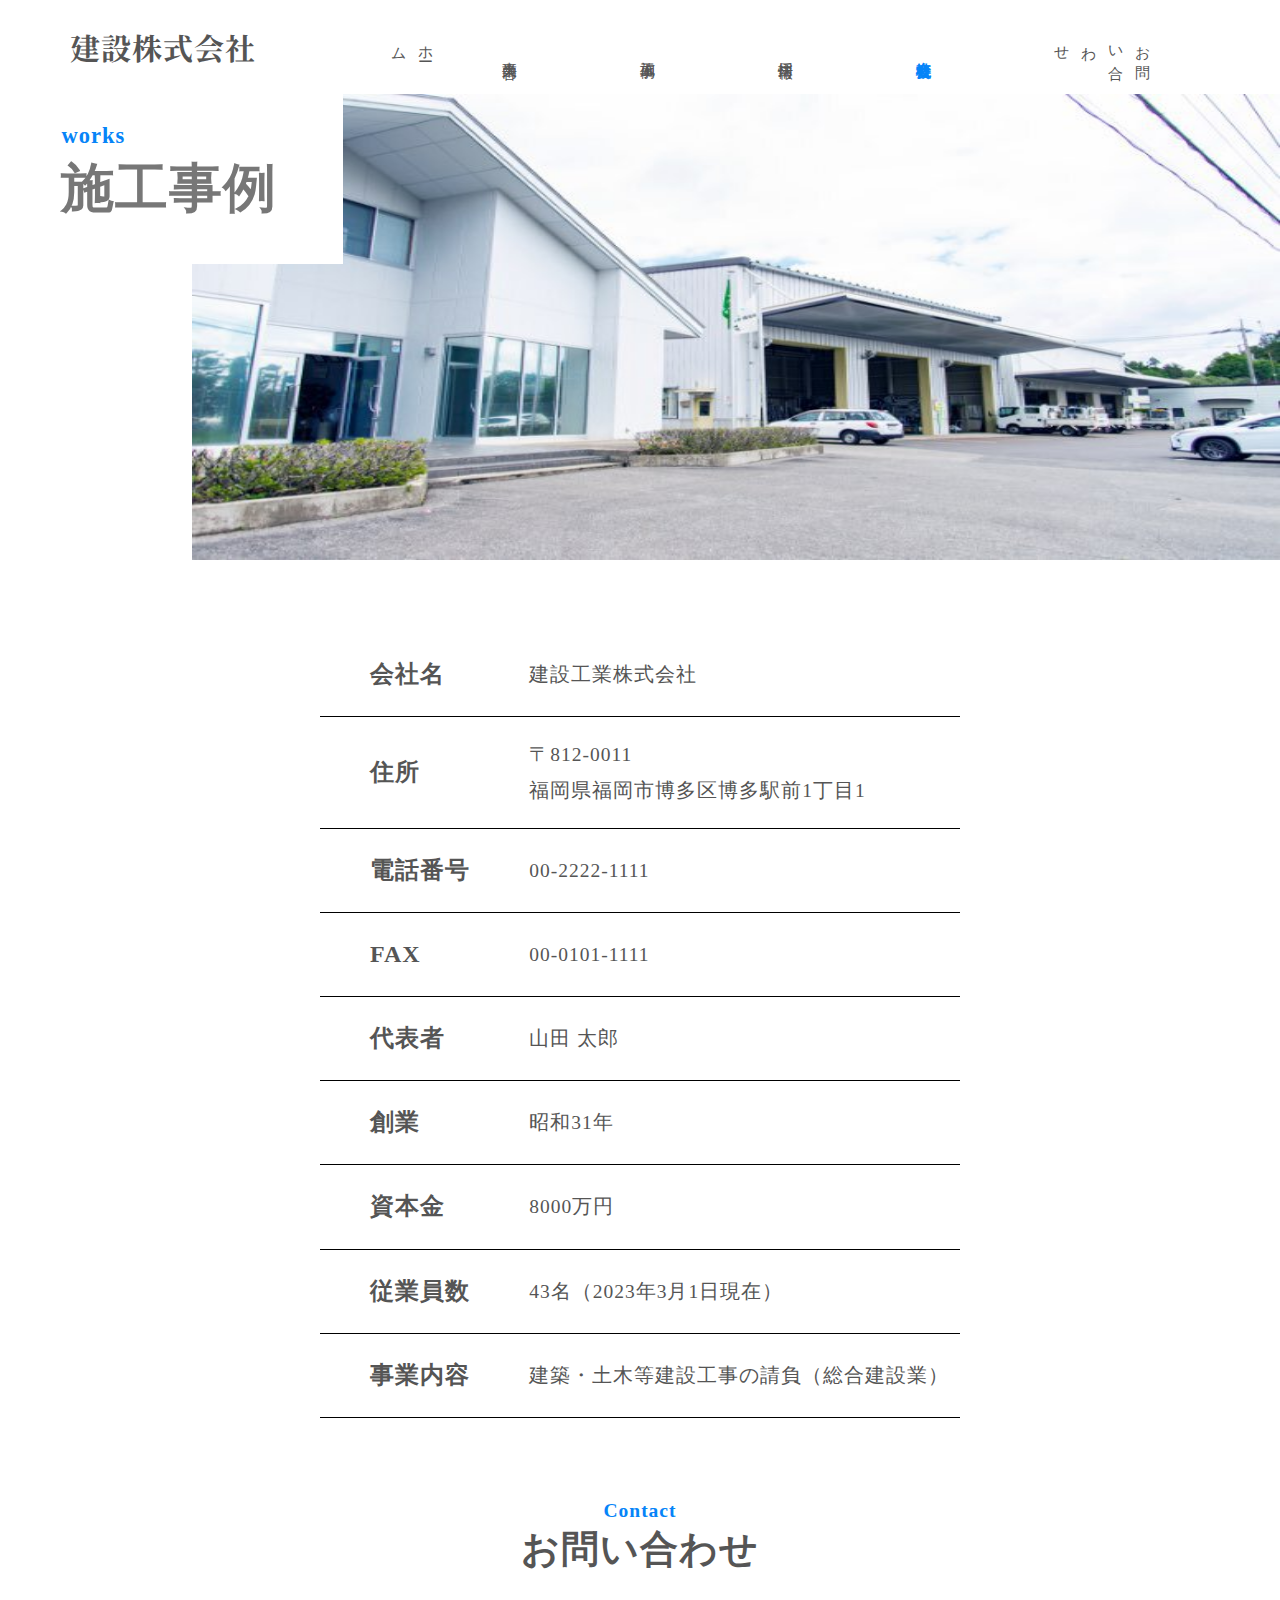
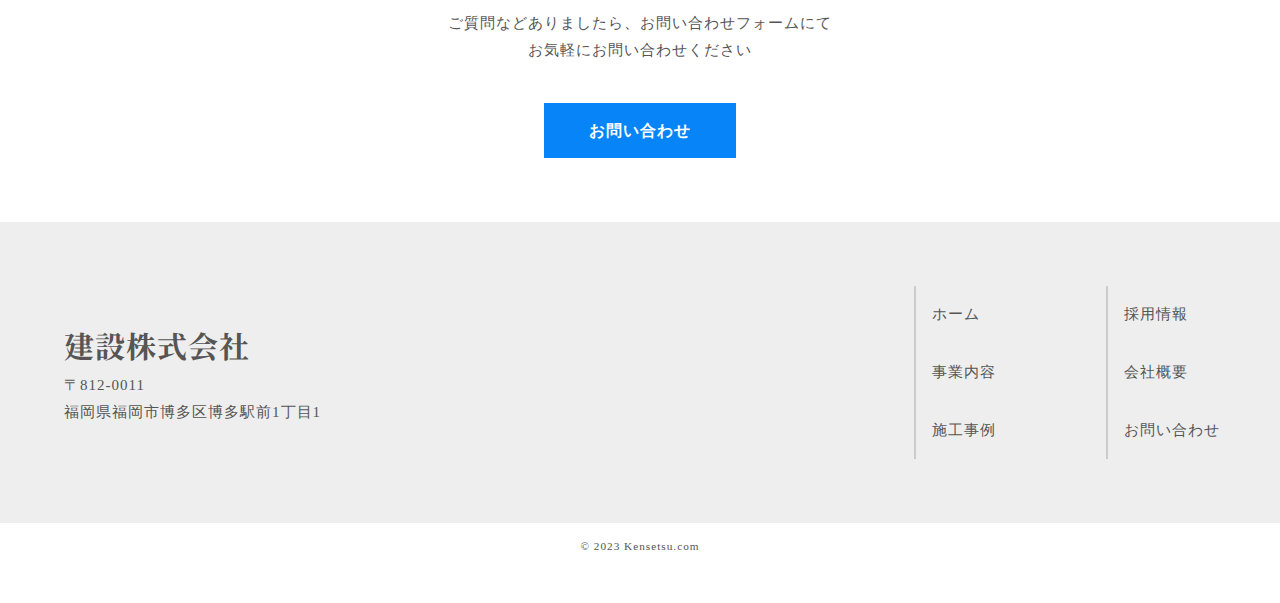
<file: html/company.html>
<!DOCTYPE html>

<html>
  <head>
    <meta charset="UTF-8">
    <title>WithCode -HP①確認テスト-</title>
    <meta name="description" content="HP①の確認テストです。">
    <meta name="keywords" content="IT,プログラミング,フリーランス,副業">
    <meta name="viewport" content="width=device-width, initial-scale=1.0">
    <meta property="og:url" content="https://withcode-plus.tech">
    <meta property="og:type" content="website">
    <meta property="og:title" content="WithCode -HP①確認テスト-">
    <meta property="og:description" content="HP①の確認テストです。">
    <meta property="og:site_name" content="WithCode">
    <meta property="og:image" content="https://withcode-plus.tech/img/logo.png">
    <link rel="icon" href="favicon.ico">
    <link rel="apple-touch-icon" sizes="180×180" href="img/logo.png">
    <link rel="stylesheet" type="text/css" href="../css/reset.css">
    <link rel="stylesheet" type="text/css" href="../css/common1.css">
    <link rel="stylesheet" type="text/css" href="../css/common2.css">
    <link rel="stylesheet" type="text/css" href="../css/company.css">
    <link rel="preconnect" href="https://fonts.googleapis.com">
    <link rel="preconnect" href="https://fonts.gstatic.com" crossorigin>
    <link href="https://fonts.googleapis.com/css2?family=Noto+Serif+JP:wght@400;600&display=swap" rel="stylesheet">
  </head>
  <body>
    <header class="header" id="header">
      <div class="header-wrapper">
        <div class="header-wrapper__top">
          <h1 class="header-logo">建設株式会社</h1>
          <nav class="header-wrapper__top__nav">
            <ul class="header-wrapper__top__nav__list">
              <li class="header-wrapper__left__nav__list__item ">
                <a href="../index.html">ホーム</a>
              </li>
              <li class="header-wrapper__left__nav__list__item ">
                <a href="../html/service.html">事業内容</a>
              </li>
              <li class="header-wrapper__left__nav__list__item ">
                <a href="../html/works.html">施工事例</a>
              </li>
              <li class="header-wrapper__left__nav__list__item">
                <a href="../html/recruit.html">採用情報</a>
              </li>
              <li class="header-wrapper__left__nav__list__item __main">
                <a href="#">会社概要</a>
              </li>
              <li class="header-wrapper__left__nav__list__item">
                <a href="../html/contact.html">お問い合わせ</a>
              </li>
            </ul>
          </nav>
        </div>
        <div class="header-wrapper__bottom">
          <img src="../img/company-fv.jpg" alt="トップ画像">
          <div class="header__ttl">
            <h1><small>works</small><br>施工事例</h1>
          </div>
        </div>
      </div>
    </header>
    <main> 
      <section class="company section" id="company">
        <div class="company-wrapper">
          <div class="company-wrapper__item">
            <h5>会社名</h5>
            <p>建設工業株式会社</p>
          </div>
          <div class="company-wrapper__item">
            <h5>住所</h5>
            <p>〒812-0011<br>
                福岡県福岡市博多区博多駅前1丁目1</p>
          </div>
          <div class="company-wrapper__item">
            <h5>電話番号</h5>
            <p>00-2222-1111</p>
          </div>
          <div class="company-wrapper__item">
            <h5>FAX</h5>
            <p>00-0101-1111</p>
          </div>
          <div class="company-wrapper__item">
            <h5>代表者</h5>
            <p>山田 太郎</p>
          </div>
          <div class="company-wrapper__item">
            <h5>創業</h5>
            <p>昭和31年</p>
          </div>
          <div class="company-wrapper__item">
            <h5>資本金</h5>
            <p>8000万円</p>
          </div>
          <div class="company-wrapper__item">
            <h5>従業員数</h5>
            <p>43名（2023年3月1日現在）</p>
          </div>
          <div class="company-wrapper__item">
            <h5>事業内容</h5>
            <p>建築・土木等建設工事の請負（総合建設業）</p>
          </div>
        </div>
      </section>
      <section class="contact section" id="contact">
        <div class="contact-wrapper">
          <h3 class="ttl"><small>Contact</small><br>お問い合わせ</h3>
          <p>ご質問などありましたら、お問い合わせフォームにて<br>お気軽にお問い合わせください</p>
          <div class="btn contact-btn">
            <a href="../html/contact.html">お問い合わせ</a>
          </div>
        </div>
      </section>
    </main>
    <footer class="footer" id="footer">
      <div class="footer-wrapper">
        <div class="footer-wrapper__block1">
          <h1 class="footer-logo">建設株式会社</h1>
          <p>〒812-0011<br>
            福岡県福岡市博多区博多駅前1丁目1<br>
          </p>
        </div>
        <div class="footer-wrapper__block2">
          <div class="footer-wrapper__block2__all">
            <ul class="footer-wrapper__block2__all__list">
              <li class="footer-wrapper__block2__all__list__item"><a href="../index.html">ホーム</a></li>
              <li class="footer-wrapper__block2__all__list__item"><a href="../html/service.html">事業内容</a></li>
              <li class="footer-wrapper__block2__all__list__item"><a href="../html/works.html">施工事例</a></li>
            </ul>
            <ul class="footer-wrapper__block2__all__list">
              <li class="footer-wrapper__block2__all__list__item"><a href="../html/recruit.html">採用情報</a></li>
              <li class="footer-wrapper__block2__all__list__item"><a href="#">会社概要</a></li>
              <li class="footer-wrapper__block2__all__list__item"><a href="../html/contact.html">お問い合わせ</a></li>
            </ul>
          </div>
        </div>
      </div>
      <div class="footer__txt">
        <p>© 2023 Kensetsu.com</p>
      </div>
    </footer>
  </body>
</html>
</file>
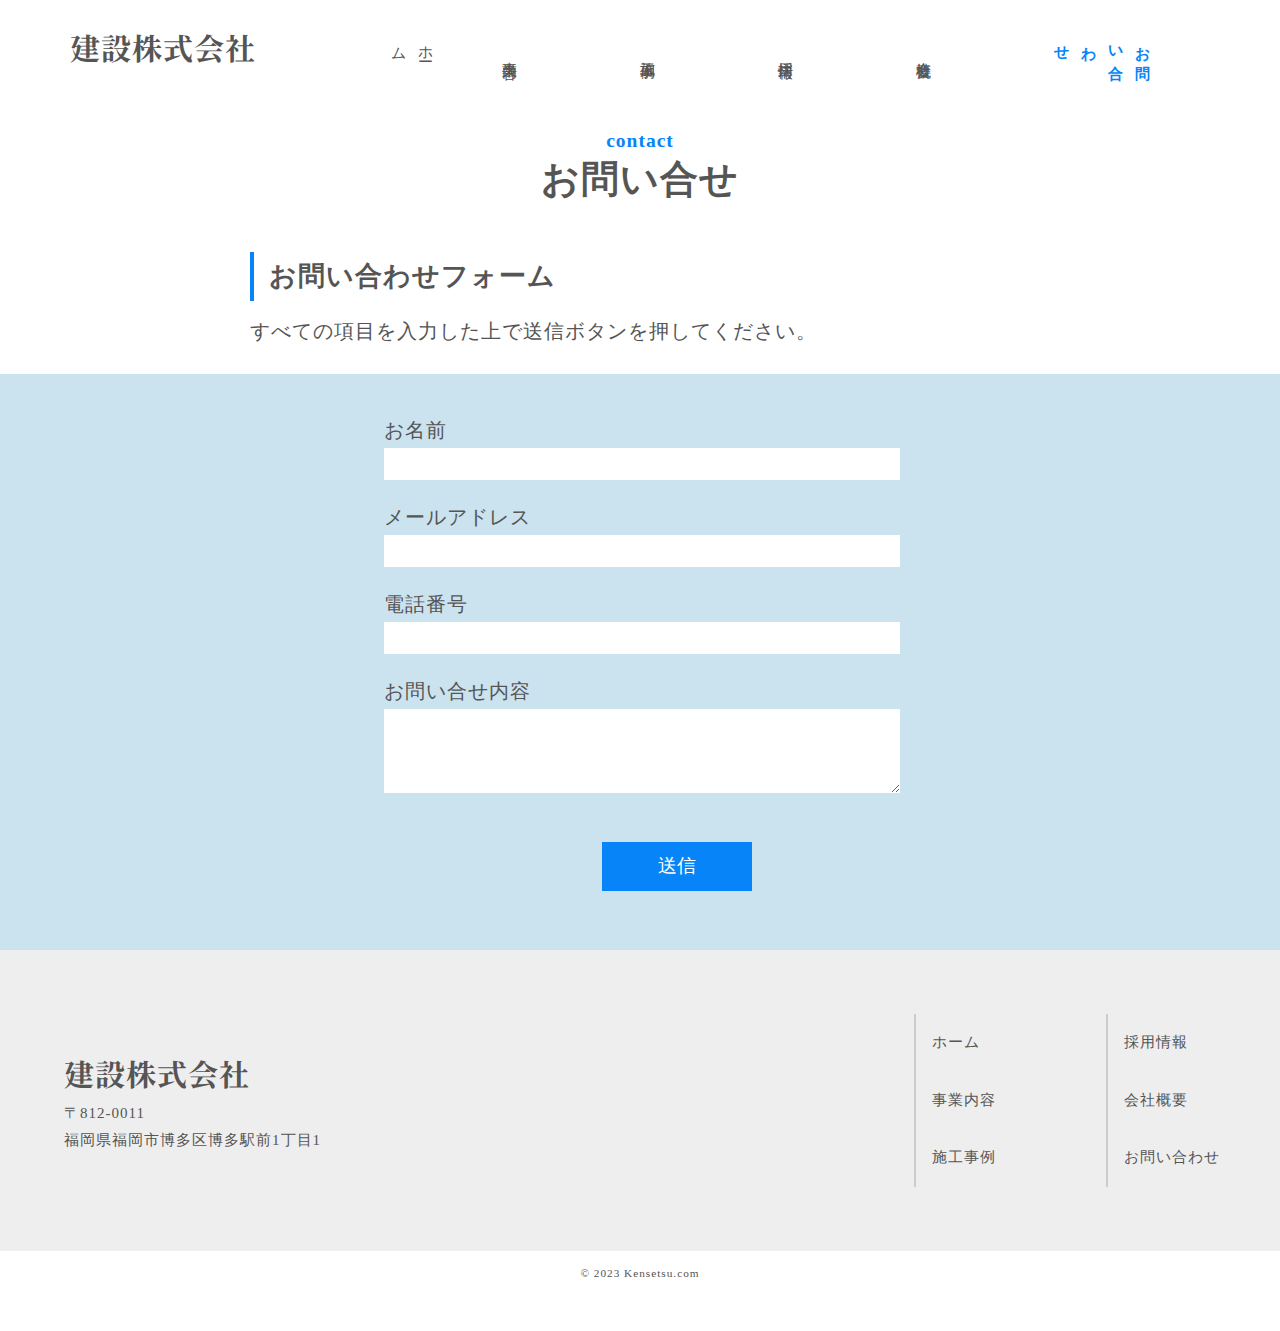
<file: html/contact.html>
<!DOCTYPE html>
<html>
  <head>
    <meta charset="UTF-8">
    <title>WithCode -HP①確認テスト-</title>
    <meta name="description" content="HP①の確認テストです。">
    <meta name="keywords" content="IT,プログラミング,フリーランス,副業">
    <meta name="viewport" content="width=device-width, initial-scale=1.0">
    <meta property="og:url" content="https://withcode-plus.tech">
    <meta property="og:type" content="website">
    <meta property="og:title" content="WithCode -HP①確認テスト-">
    <meta property="og:description" content="HP①の確認テストです。">
    <meta property="og:site_name" content="WithCode">
    <meta property="og:image" content="https://withcode-plus.tech/img/logo.png">
    <link rel="icon" href="favicon.ico">
    <link rel="apple-touch-icon" sizes="180×180" href="img/logo.png">
    <link rel="stylesheet" type="text/css" href="../css/reset.css">
    <link rel="stylesheet" type="text/css" href="../css/common1.css">
    <link rel="stylesheet" type="text/css" href="../css/common2.css">
    <link rel="stylesheet" type="text/css" href="../css/contact.css">
    <link rel="preconnect" href="https://fonts.googleapis.com">
    <link rel="preconnect" href="https://fonts.gstatic.com" crossorigin>
    <link href="https://fonts.googleapis.com/css2?family=Noto+Serif+JP:wght@400;600&display=swap" rel="stylesheet">
  </head>
  <body>
    <header class="header" id="header">
      <div class="header-wrapper">
        <div class="header-wrapper__top">
          <h1 class="header-logo">建設株式会社</h1>
          <nav class="header-wrapper__top__nav">
            <ul class="header-wrapper__top__nav__list">
              <li class="header-wrapper__left__nav__list__item ">
                <a href="../index.html">ホーム</a>
              </li>
              <li class="header-wrapper__left__nav__list__item ">
                <a href="../html/service.html">事業内容</a>
              </li>
              <li class="header-wrapper__left__nav__list__item ">
                <a href="../html/works.html">施工事例</a>
              </li>
              <li class="header-wrapper__left__nav__list__item">
                <a href="../html/recruit.html">採用情報</a>
              </li>
              <li class="header-wrapper__left__nav__list__item ">
                <a href="../html/company.html">会社概要</a>
              </li>
              <li class="header-wrapper__left__nav__list__item __main">
                <a href="#">お問い合わせ</a>
              </li>
            </ul>
          </nav>
        </div>
      </div>
    </header>
    <main>
      <section class="contactform section" id="contact">
        <h3 class="ttl"><small>contact</small><br>お問い合せ</h3>
        <p>
        <div class="contactform-wrapper">
          <div class="con-wrap__con">
            <div class="con-wrap__con__ttl">
              <h4>お問い合わせフォーム</h4>
            </div>
            <div class="con-wrap__con__txt">
              <p>すべての項目を入力した上で送信ボタンを押してください。</p>
            </div>
            <div class="con-wrap__con__item">
              <form class="con-wrap__con__form" method="post">
                <div class="con-wrap__con__form__block">
                  <label class="con-wrap__con__form__block__top">
                    <p>お名前</p>
                  </label>
                  <div class="con-wrap__con__form__block__bottom">
                    <input type="name" id="name" name="name">
                  </div>
                </div>
                <div class="con-wrap__con__form__block">
                  <label class="con-wrap__con__form__block__top">
                    <p>メールアドレス</p>
                  </label>
                  <div class="con-wrap__con__form__block__bottom">
                    <input type="mail" id="mail" name="mail">
                  </div>
                </div>
                <div class="con-wrap__con__form__block">
                  <label class="con-wrap__con__form__block__top">
                    <p>電話番号</p>
                  </label>
                  <div class="con-wrap__con__form__block__bottom">
                    <input type="tel" id="tel" name="tel">
                  </div>
                </div>
                <div class="con-wrap__con__form__block">
                  <label class="con-wrap__con__form__block__top">
                    <p>お問い合せ内容</p>
                  </label>
                  <div class="con-wrap__con__form__block__bottom">
                    <textarea type="faq" id="faq" name="faq"></textarea>
                  </div>
                </div>
                <div class="con-wrap__con__form__block__btn btn">
                  <button type="submit">送信</button>
                </div>
              </form>
            </div>
          </div>
        </div>
      </section>
    </main>
    <footer class="footer" id="footer">
      <div class="footer-wrapper">
        <div class="footer-wrapper__block1">
          <h1 class="footer-logo">建設株式会社</h1>
          <p>〒812-0011<br>
            福岡県福岡市博多区博多駅前1丁目1<br>
          </p>
        </div>
        <div class="footer-wrapper__block2">
          <div class="footer-wrapper__block2__all">
            <ul class="footer-wrapper__block2__all__list">
              <li class="footer-wrapper__block2__all__list__item"><a href="../index.html">ホーム</a></li>
              <li class="footer-wrapper__block2__all__list__item"><a href="../html/service.html">事業内容</a></li>
              <li class="footer-wrapper__block2__all__list__item"><a href="../html/works.html">施工事例</a></li>
            </ul>
            <ul class="footer-wrapper__block2__all__list">
              <li class="footer-wrapper__block2__all__list__item"><a href="../html/recruit.html">採用情報</a></li>
              <li class="footer-wrapper__block2__all__list__item"><a href="../html/company.html">会社概要</a></li>
              <li class="footer-wrapper__block2__all__list__item"><a href="#">お問い合わせ</a></li>
            </ul>
          </div>
        </div>
      </div>
      <div class="footer__txt">
        <p>© 2023 Kensetsu.com</p>
      </div>
    </footer>
  </body>
</html>
</file>
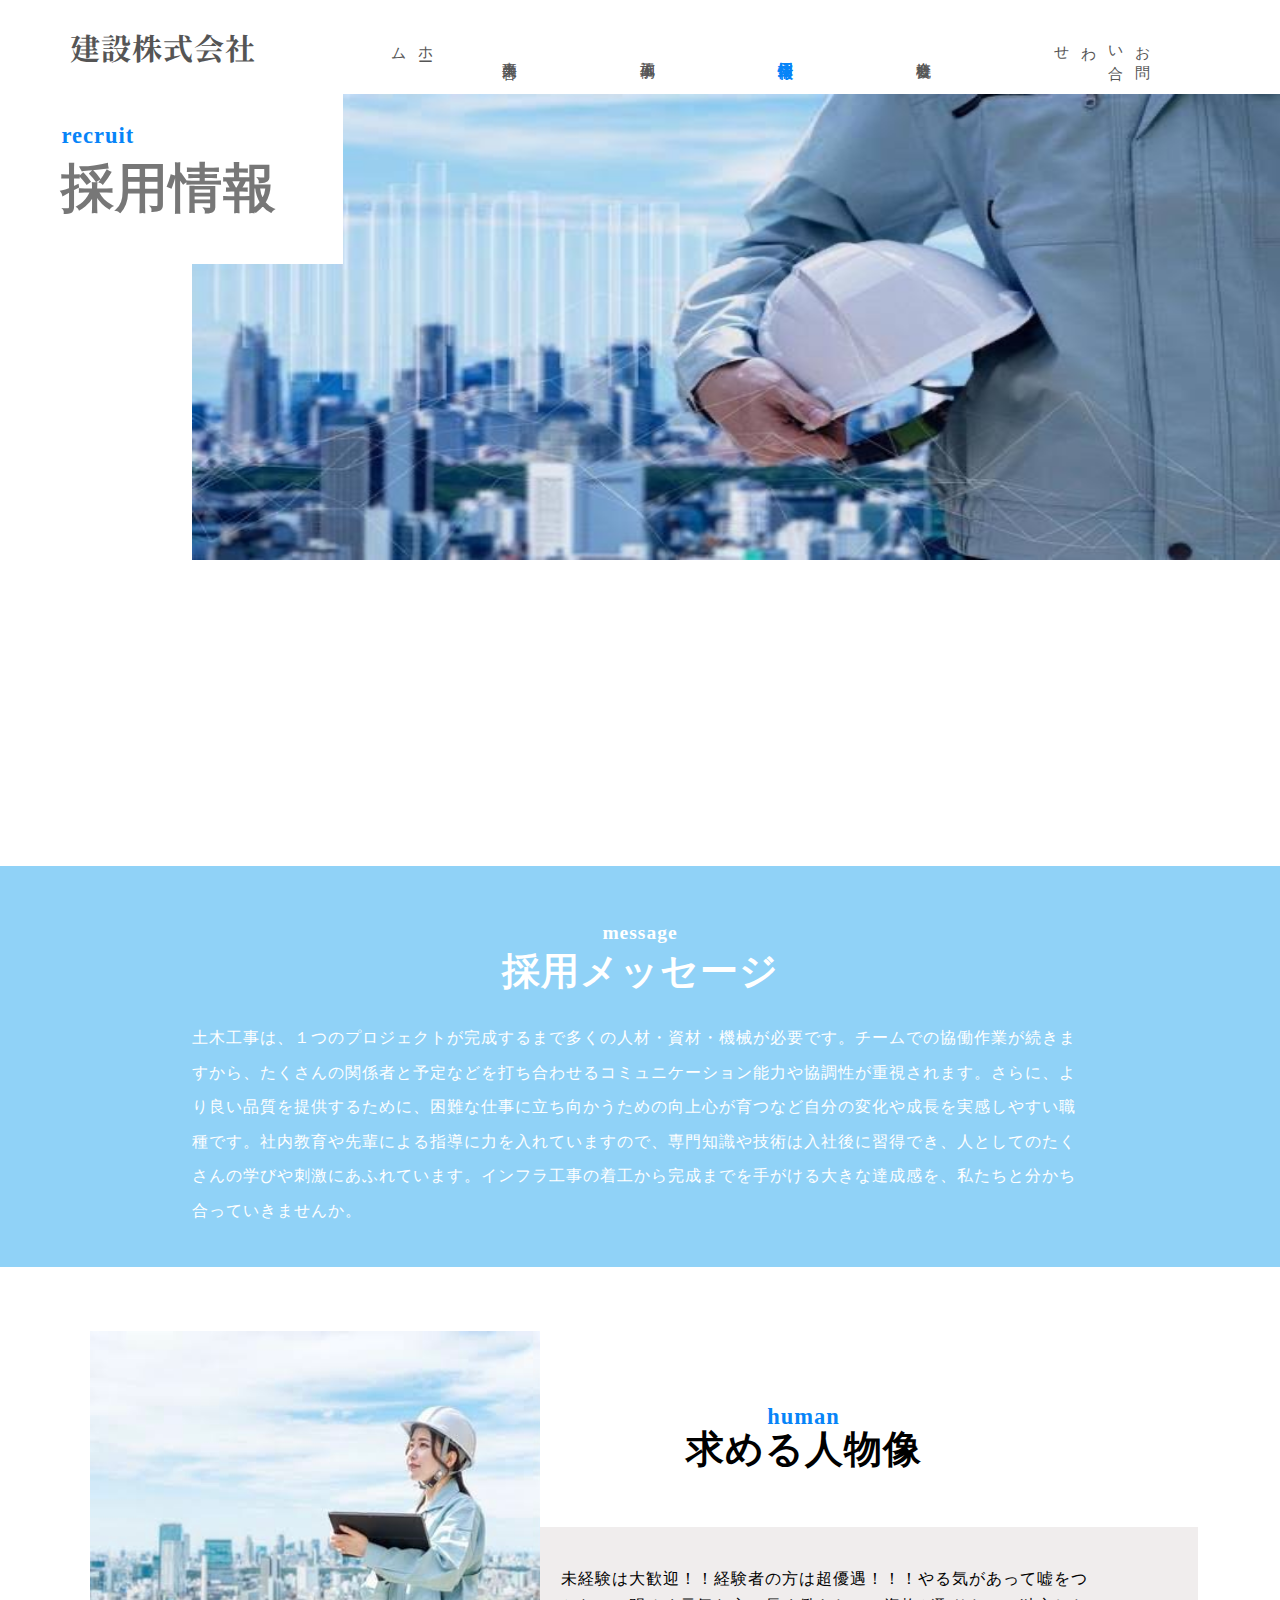
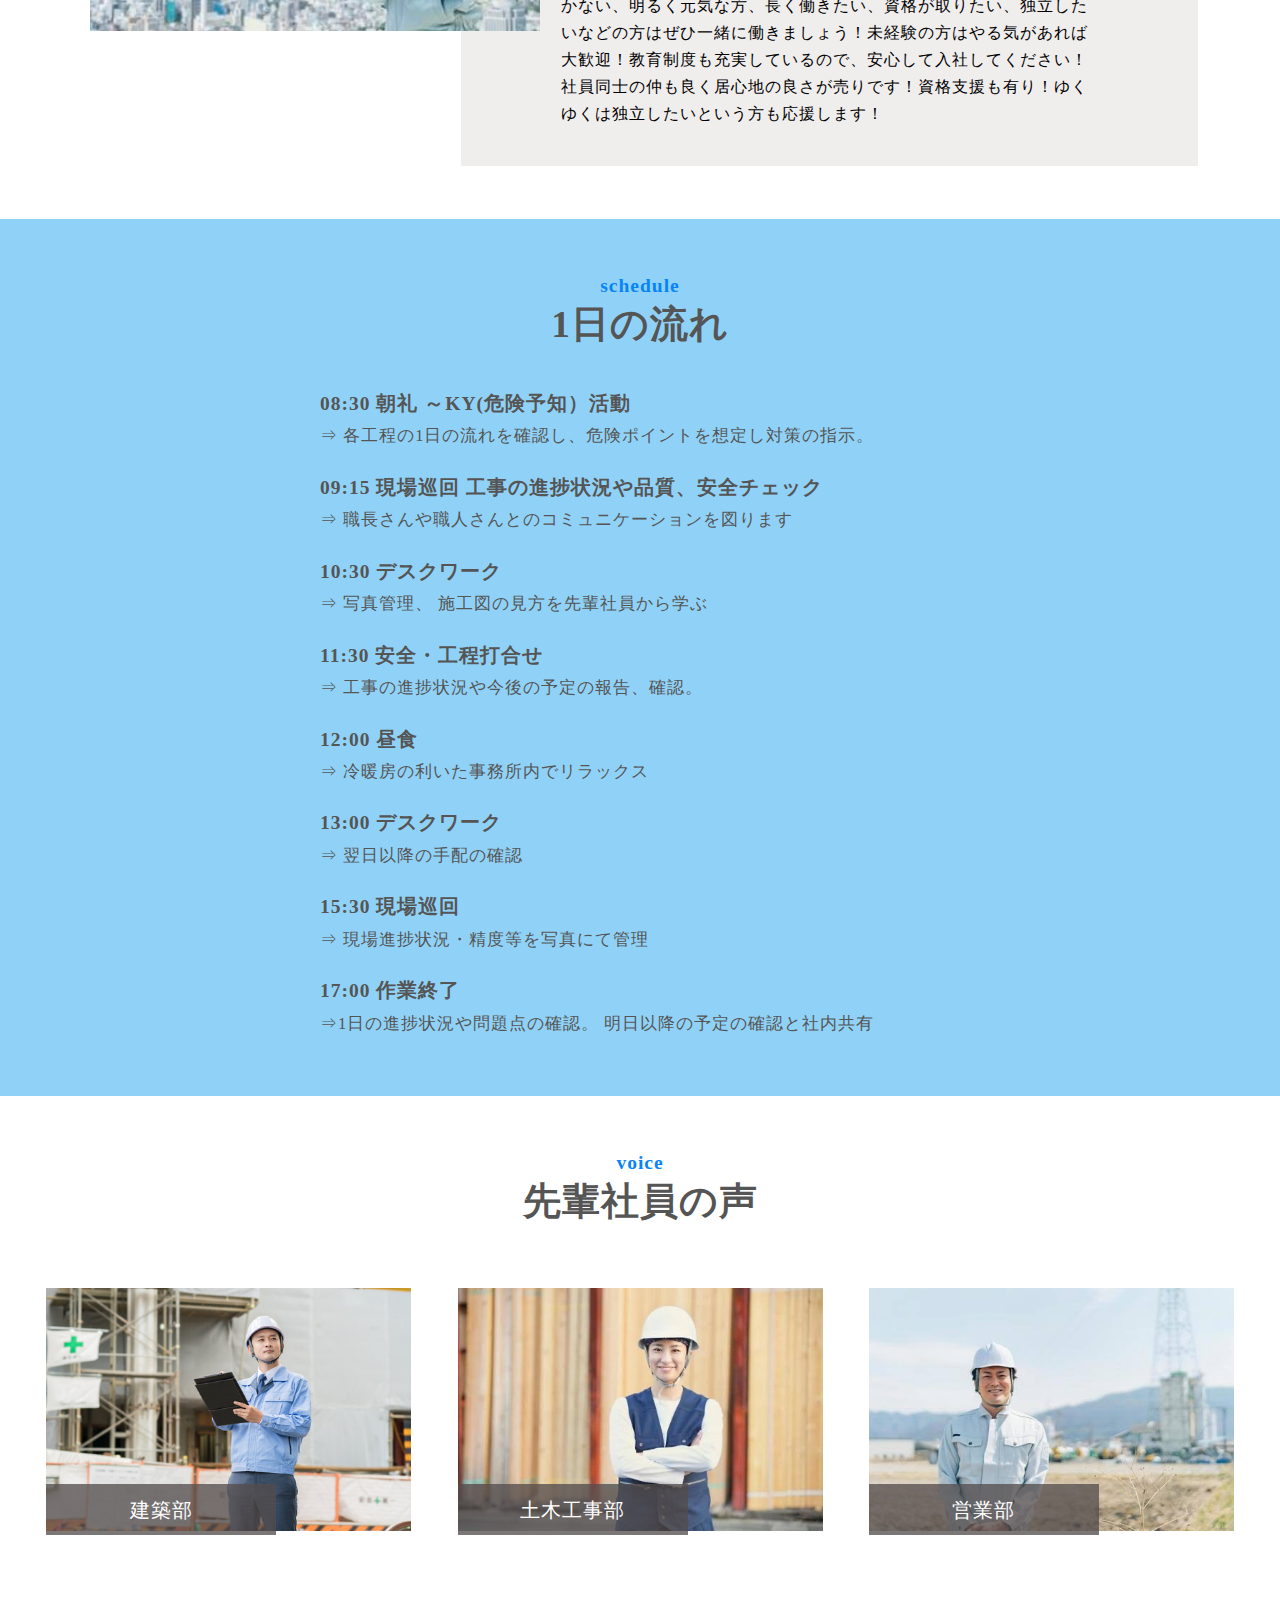
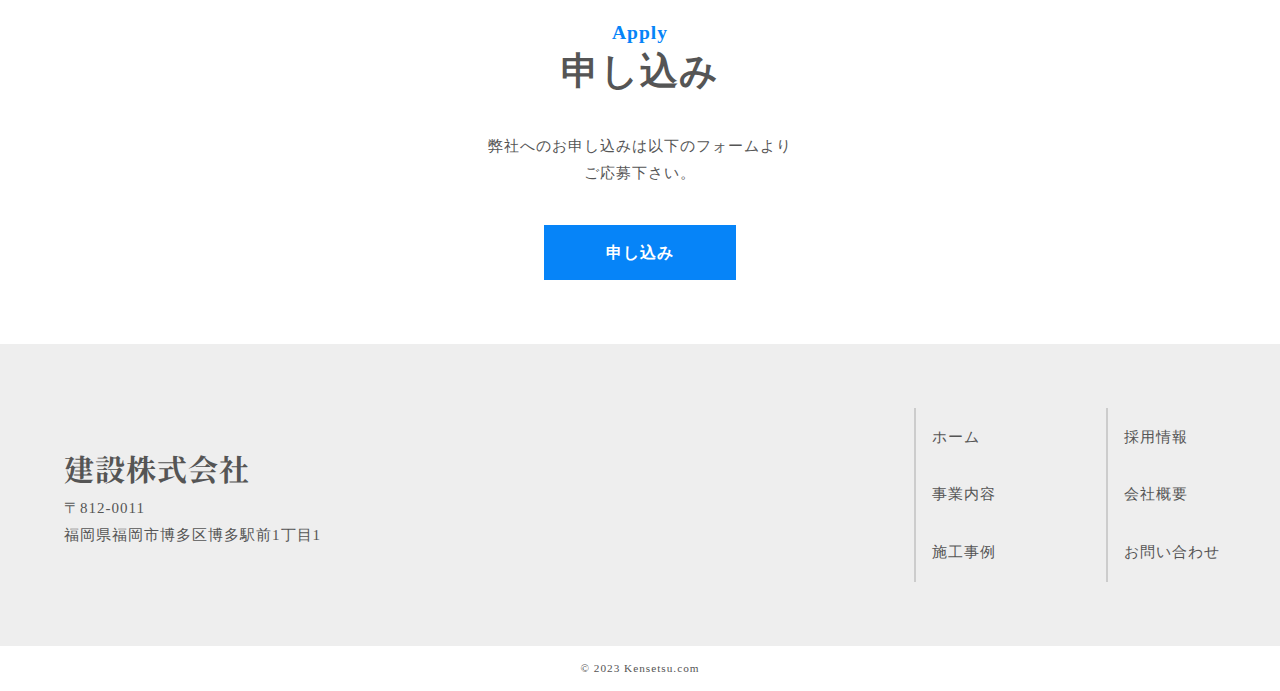
<file: html/recruit.html>
<!DOCTYPE html>
<html>
  <head>
    <meta charset="UTF-8">
    <title>WithCode -HP①確認テスト-</title>
    <meta name="description" content="HP①の確認テストです。">
    <meta name="keywords" content="IT,プログラミング,フリーランス,副業">
    <meta name="viewport" content="width=device-width, initial-scale=1.0">
    <meta property="og:url" content="https://withcode-plus.tech">
    <meta property="og:type" content="website">
    <meta property="og:title" content="WithCode -HP①確認テスト-">
    <meta property="og:description" content="HP①の確認テストです。">
    <meta property="og:site_name" content="WithCode">
    <meta property="og:image" content="https://withcode-plus.tech/img/logo.png">
    <link rel="icon" href="favicon.ico">
    <link rel="apple-touch-icon" sizes="180×180" href="img/logo.png">
    <link rel="stylesheet" type="text/css" href="../css/reset.css">
    <link rel="stylesheet" type="text/css" href="../css/common1.css">
    <link rel="stylesheet" type="text/css" href="../css/common2.css">
    <link rel="stylesheet" type="text/css" href="../css/recruit.css">
    <link rel="preconnect" href="https://fonts.googleapis.com">
    <link rel="preconnect" href="https://fonts.gstatic.com" crossorigin>
    <link href="https://fonts.googleapis.com/css2?family=Noto+Serif+JP:wght@400;600&display=swap" rel="stylesheet">
  </head>
  <body>
    <header class="header" id="header">
      <div class="header-wrapper">
        <div class="header-wrapper__top">
          <h1 class="header-logo">建設株式会社</h1>
          <nav class="header-wrapper__top__nav">
            <ul class="header-wrapper__top__nav__list">
              <li class="header-wrapper__left__nav__list__item ">
                <a href="../index.html">ホーム</a>
              </li>
              <li class="header-wrapper__left__nav__list__item ">
                <a href="../html/service.html">事業内容</a>
              </li>
              <li class="header-wrapper__left__nav__list__item">
                <a href="../html/works.html">施工事例</a>
              </li>
              <li class="header-wrapper__left__nav__list__item __main">
                <a href="#">採用情報</a>
              </li>
              <li class="header-wrapper__left__nav__list__item">
                <a href="../html/company.html">会社概要</a>
              </li>
              <li class="header-wrapper__left__nav__list__item">
                <a href="../html/contact.html">お問い合わせ</a>
              </li>
            </ul>
          </nav>
        </div>
        <div class="header-wrapper__bottom">
          <img src="../img/recruit-fv.JPG" alt="トップ画像">
          <div class="header__ttl">
            <h1><small>recruit</small><br>採用情報</h1>
          </div>
        </div>
      </div>
    </header>
    <main>
      <section class="recruit section" id="recruit">
        <div class="recruit-wrapper">
          <div class="recruit-wrapper__mes">
            <div class="recruit-wrapper__mes__item">
              <div class="recruit-wrapper__mes__ttl ttl">
                <h2><small>message</small>
                  <br>採用メッセージ
                </h2>
              </div>
              <p>
                土木工事は、１つのプロジェクトが完成するまで多くの人材・資材・機械が必要です。チームでの協働作業が続きますから、たくさんの関係者と予定などを打ち合わせるコミュニケーション能力や協調性が重視されます。さらに、より良い品質を提供するために、困難な仕事に立ち向かうための向上心が育つなど自分の変化や成長を実感しやすい職種です。社内教育や先輩による指導に力を入れていますので、専門知識や技術は入社後に習得でき、人としてのたくさんの学びや刺激にあふれています。インフラ工事の着工から完成までを手がける大きな達成感を、私たちと分かち合っていきませんか。
              </p>
            </div>
          </div>
          <div class="recruit-wrapper__human">
            <div class="recruit-wrapper__human__con">
              <div class="recruit-wrapper__human__img">
                <img src="../img/r_human-img.jpg" alt="人物像画像">
              </div>
              <div class="recruit-wrapper__human__txt">
                <div class="recruit-wrapper__human__txt__ttl">
                  <h2><small>human</small>
                    <br>求める人物像
                  </h2>
                </div>
                <p>
                  未経験は大歓迎！！経験者の方は超優遇！！！やる気があって嘘をつかない、明るく元気な方、長く働きたい、資格が取りたい、独立したいなどの方はぜひ一緒に働きましょう！未経験の方はやる気があれば大歓迎！教育制度も充実しているので、安心して入社してください！社員同士の仲も良く居心地の良さが売りです！資格支援も有り！ゆくゆくは独立したいという方も応援します！
                </p>
              </div>
            </div>
          </div>
          <div class="recruit-wrapper__sche">
            <div class="recruit-wrapper__sche__con">
              <div class="recruit-wrapper__sche__con__ttl ttl">
                <h2><small>schedule</small>
                  <br>1日の流れ
                </h2>
              </div>
              <div class="recruit-wrapper__sche__con__nav">
                <ul class="recruit-wrapper__sche__con__txt">
                  <li>
                    <h6>08:30 朝礼 ～KY(危険予知）活動</h6>
                    <p>⇒ 各工程の1日の流れを確認し、危険ポイントを想定し対策の指示。</p>
                  </li>
                  <li>
                    <h6>09:15 現場巡回 工事の進捗状況や品質、安全チェック</h6>
                    <p>⇒ 職長さんや職人さんとのコミュニケーションを図ります</p>
                  </li>
                  <li>
                    <h6>10:30 デスクワーク</h6>
                    <p>⇒ 写真管理、 施工図の見方を先輩社員から学ぶ</p>
                  </li>
                  <li>
                    <h6>11:30 安全・工程打合せ</h6>
                    <p>⇒ 工事の進捗状況や今後の予定の報告、確認。</p>
                  </li>
                  <li>
                    <h6>12:00 昼食</h6>
                    <p>⇒ 冷暖房の利いた事務所内でリラックス</p>
                  </li>
                  <li>
                    <h6>13:00 デスクワーク</h6>
                    <p>⇒ 翌日以降の手配の確認</p>
                  </li>
                  <li>
                    <h6>15:30 現場巡回</h6>
                    <p>⇒ 現場進捗状況・精度等を写真にて管理</p>
                  </li>
                  <li>
                    <h6>17:00 作業終了</h6>
                      <p>⇒1日の進捗状況や問題点の確認。 明日以降の予定の確認と社内共有</p>
                  </li>
                </ul>
              </div>
            </div>
          </div>
          <div class="recruit-wrapper__voice">
            <h3 class="ttl"><small>voice</small><br>先輩社員の声</h3>
            <p>
            <div class="recruit-wrapper__voice__list">
              <div class="recruit-wrapper__voice__list__item __v-item1">
                <img src="../img/r_voice-img1.JPG" alt="部署1">
                <div class="recruit-wrapper__voice__list__item__txt __v-txt1">
                  <p>建築部</p>
                </div>
              </div>
              <div class="recruit-wrapper__voice__list__item __v-item2">
                <img src="../img/r_voice-img2.JPG" alt="部署2">
                <div class="recruit-wrapper__voice__list__item__txt __v-txt2">
                  <p>土木工事部</p>
                </div>
              </div>
              <div class="recruit-wrapper__voice__list__item __v-item3">
                <img src="../img/r_voice-img3.JPG" alt="部署3">
                <div class="recruit-wrapper__voice__list__item__txt __v-txt3">
                  <p>営業部</p>
                </div>
              </div>
            </div>
          </div>
        </div>
      </section>
      <section class="contact section" id="contact">
        <div class="contact-wrapper">
          <h3 class="ttl"><small>Apply</small><br>申し込み</h3>
          <p>弊社へのお申し込みは以下のフォームより
            <br>ご応募下さい。</p>
          <div class="btn contact-btn">
            <a href="../html/contact.html">申し込み</a>
          </div>
        </div>
      </section>
    </main>
    <footer class="footer" id="footer">
      <div class="footer-wrapper">
        <div class="footer-wrapper__block1">
          <h1 class="footer-logo">建設株式会社</h1>
          <p>〒812-0011<br>
            福岡県福岡市博多区博多駅前1丁目1<br>
          </p>
        </div>
        <div class="footer-wrapper__block2">
          <div class="footer-wrapper__block2__all">
            <ul class="footer-wrapper__block2__all__list">
              <li class="footer-wrapper__block2__all__list__item"><a href="../index.html">ホーム</a></li>
              <li class="footer-wrapper__block2__all__list__item"><a href="../html/service.html">事業内容</a></li>
              <li class="footer-wrapper__block2__all__list__item"><a href="../html/works.html">施工事例</a></li>
            </ul>
            <ul class="footer-wrapper__block2__all__list">
              <li class="footer-wrapper__block2__all__list__item"><a href="#">採用情報</a></li>
              <li class="footer-wrapper__block2__all__list__item"><a href="../html/company.html">会社概要</a></li>
              <li class="footer-wrapper__block2__all__list__item"><a href="../html/contact.html">お問い合わせ</a></li>
            </ul>
          </div>
        </div>
      </div>
      <div class="footer__txt">
        <p>© 2023 Kensetsu.com</p>
      </div>
    </footer>
  </body>
</html>
</file>
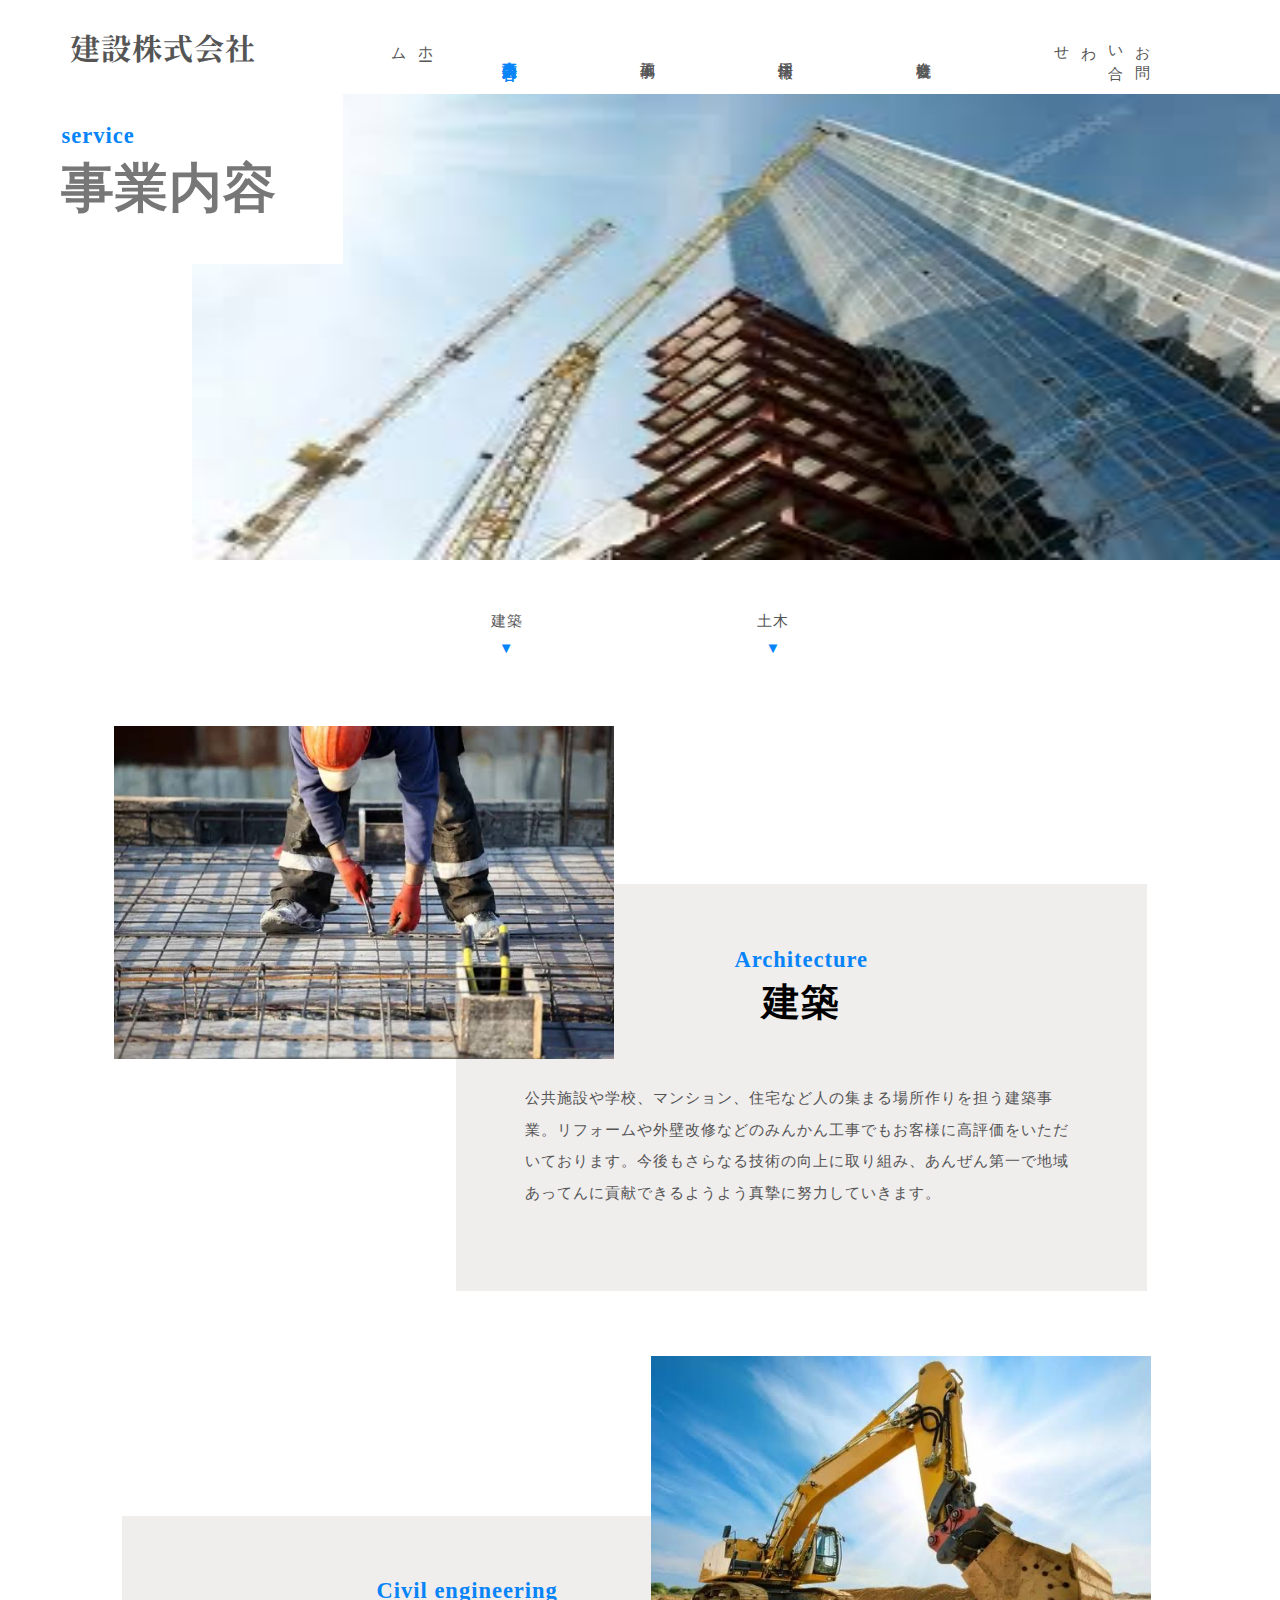
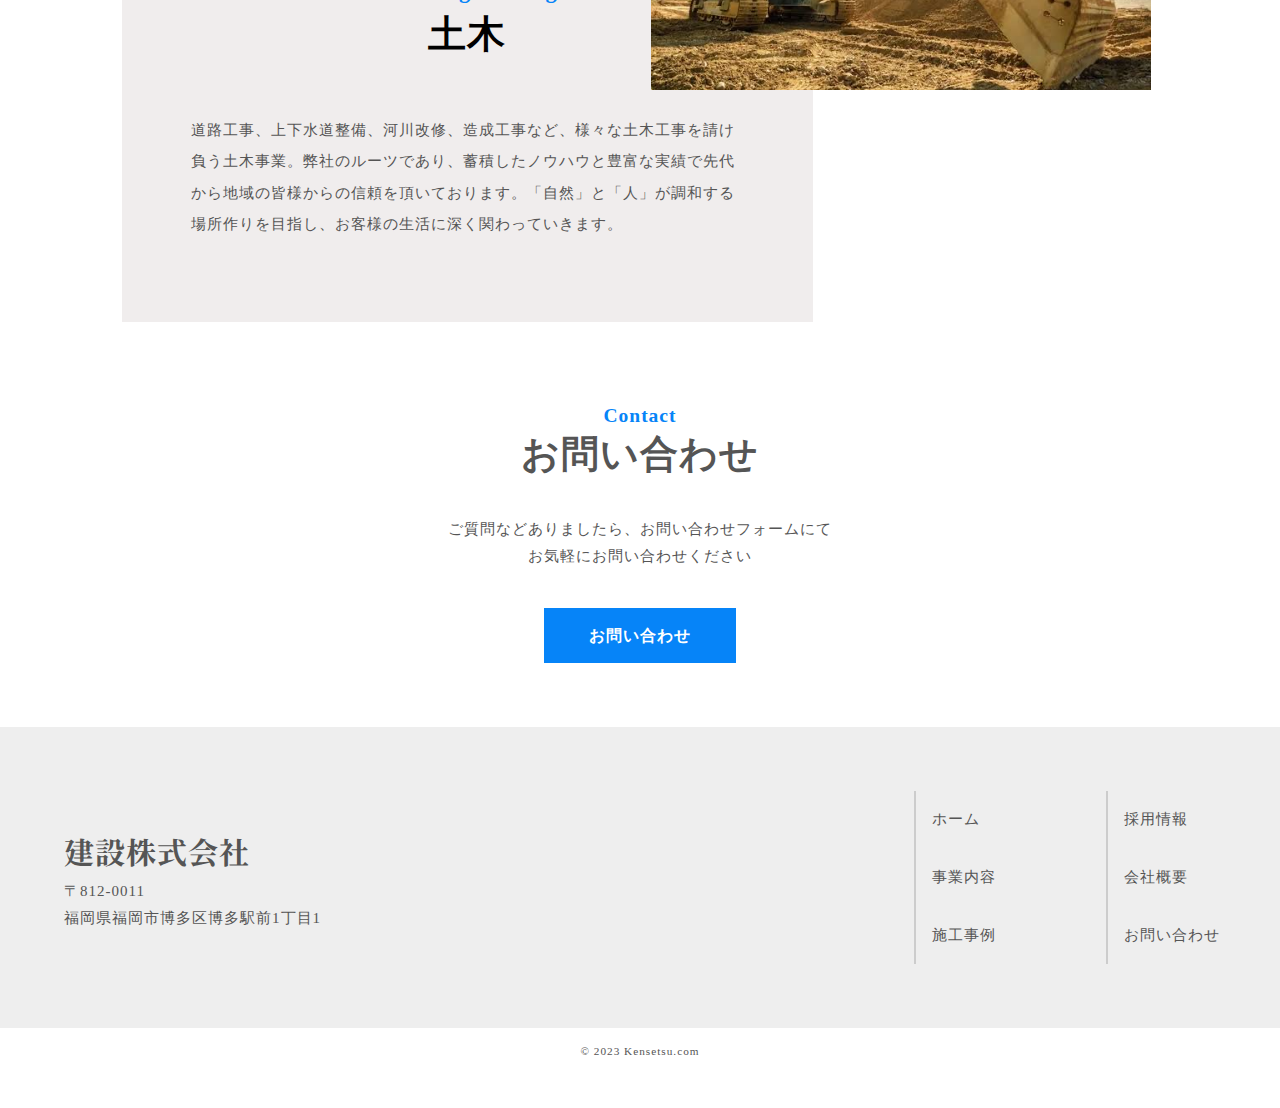
<file: html/service.html>
<!DOCTYPE html>
<html>
  <head>
    <meta charset="UTF-8">
    <title>WithCode -HP①確認テスト-</title>
    <meta name="description" content="HP①の確認テストです。">
    <meta name="keywords" content="IT,プログラミング,フリーランス,副業">
    <meta name="viewport" content="width=device-width, initial-scale=1.0">
    <meta property="og:url" content="https://withcode-plus.tech">
    <meta property="og:type" content="website">
    <meta property="og:title" content="WithCode -HP①確認テスト-">
    <meta property="og:description" content="HP①の確認テストです。">
    <meta property="og:site_name" content="WithCode">
    <meta property="og:image" content="https://withcode-plus.tech/img/logo.png">
    <link rel="icon" href="favicon.ico">
    <link rel="apple-touch-icon" sizes="180×180" href="img/logo.png">
    <link rel="stylesheet" type="text/css" href="../css/reset.css">
    <link rel="stylesheet" type="text/css" href="../css/common1.css">
    <link rel="stylesheet" type="text/css" href="../css/common2.css">
    <link rel="stylesheet" type="text/css" href="../css/service.css">
    <link rel="preconnect" href="https://fonts.googleapis.com">
    <link rel="preconnect" href="https://fonts.gstatic.com" crossorigin>
    <link href="https://fonts.googleapis.com/css2?family=Noto+Serif+JP:wght@400;600&display=swap" rel="stylesheet">
  </head>
  <body>
    <header class="header" id="header">
      <div class="header-wrapper">
        <div class="header-wrapper__top">
          <h1 class="header-logo">建設株式会社</h1>
          <nav class="header-wrapper__top__nav">
            <ul class="header-wrapper__top__nav__list">
              <li class="header-wrapper__left__nav__list__item ">
                <a href="../index.html">ホーム</a>
              </li>
              <li class="header-wrapper__left__nav__list__item __main">
                <a href="#">事業内容</a>
              </li>
              <li class="header-wrapper__left__nav__list__item">
                <a href="../html/works.html">施工事例</a>
              </li>
              <li class="header-wrapper__left__nav__list__item">
                <a href="../html/recruit.html">採用情報</a>
              </li>
              <li class="header-wrapper__left__nav__list__item">
                <a href="../html/company.html">会社概要</a>
              </li>
              <li class="header-wrapper__left__nav__list__item">
                <a href="../html/contact.html">お問い合わせ</a>
              </li>
            </ul>
          </nav>
        </div>
        <div class="header-wrapper__bottom">
          <img src="../img/service-fv.JPG" alt="トップ画像">
          <div class="header__ttl">
            <h1><small>service</small><br>事業内容</h1>
          </div>
        </div>
      </div>
    </header>
    <main>
      <section class="service section" id="service">
        <div class="service-wrapper">
          <div class="service-wrapper__top">
            <ul class="service-wrapper__top__list">
              <li class="service-wrapper__top__list__item">
                <a href="#service__block1">建築<br><small>▼</small></a>
              </li>
              <li class="service-wrapper__top__list__item">
                <a href="#service__block2">土木<br><small>▼</small></a>
              </li>
            </ul>
          </div>
          <div class="service-wrapper__block">
            <div class="service-wrapper__block__1" id="service__block1">
              <div class="service-wrapper__block__1__img">
                <img src="../img/s_architecture-img.JPG" alt="サービス画像">
              </div>
              <div class="service-wrapper__block__1__txt">
                <h2><small>Architecture</small>
              <br>建築</h2>
                <p>
                  公共施設や学校、マンション、住宅など人の集まる場所作りを担う建築事業。リフォームや外壁改修などのみんかん工事でもお客様に高評価をいただいております。今後もさらなる技術の向上に取り組み、あんぜん第一で地域あってんに貢献できるようよう真摯に努力していきます。
                </p>
              </div>
            </div>
          </div>
          <div class="service-wrapper__block">
            <div class="service-wrapper__block__1 __rev1" id="service__block2">
              <div class="service-wrapper__block__1__img __rev2">
                <img src="../img/s_civil-img.JPG" alt="サービス画像">
              </div>
              <div class="service-wrapper__block__1__txt __rev3">
                <h2><small>Civil engineering</small>
                  <br>土木
                </h2>
                <p>
                  道路工事、上下水道整備、河川改修、造成工事など、様々な土木工事を請け負う土木事業。弊社のルーツであり、蓄積したノウハウと豊富な実績で先代から地域の皆様からの信頼を頂いております。「自然」と「人」が調和する場所作りを目指し、お客様の生活に深く関わっていきます。
                </p>
              </div>
            </div>
          </div>
        </div>
      </section>
      <section class="contact section" id="contact">
        <div class="contact-wrapper">
          <h3 class="ttl"><small>Contact</small><br>お問い合わせ</h3>
          <p>ご質問などありましたら、お問い合わせフォームにて<br>お気軽にお問い合わせください</p>
          <div class="btn contact-btn">
            <a href="../html/contact.html">お問い合わせ</a>
          </div>
        </div>
      </section>
    </main>
    <footer class="footer" id="footer">
      <div class="footer-wrapper">
        <div class="footer-wrapper__block1">
          <h1 class="footer-logo">建設株式会社</h1>
          <p>〒812-0011<br>
            福岡県福岡市博多区博多駅前1丁目1<br>
          </p>
        </div>
        <div class="footer-wrapper__block2">
          <div class="footer-wrapper__block2__all">
            <ul class="footer-wrapper__block2__all__list">
              <li class="footer-wrapper__block2__all__list__item"><a href="../index.html">ホーム</a></li>
              <li class="footer-wrapper__block2__all__list__item"><a href="#">事業内容</a></li>
              <li class="footer-wrapper__block2__all__list__item"><a href="../html/works.html">施工事例</a></li>
            </ul>
            <ul class="footer-wrapper__block2__all__list">
              <li class="footer-wrapper__block2__all__list__item"><a href="../html/recruit.html">採用情報</a></li>
              <li class="footer-wrapper__block2__all__list__item"><a href="../html/company.html">会社概要</a></li>
              <li class="footer-wrapper__block2__all__list__item"><a href="../html/contact.html">お問い合わせ</a></li>
            </ul>
          </div>
        </div>
      </div>
      <div class="footer__txt">
        <p>© 2023 Kensetsu.com</p>
      </div>
    </footer>
  </body>
</html>
</file>
<file: css/common1.css>
@charset "UTF-8";
html {
  font-size: 15px;
}

body {
  line-height: 1.8;
  letter-spacing: 1px;
  word-break: break-all;
  color: #555;
}

a {
  text-decoration: none;
  color: #555;
}

li {
  list-style: none;
}

/* headerのスタイル */

.header-wrapper__top{
  display: flex;
  justify-content: space-between;
  align-items: center;
  margin: 20px 70px;
}

.header-wrapper__top h1{
  font-size: 30px;
  font-family: 'Noto Serif JP', serif;
}

.header-wrapper__top__nav__list{
  display: flex;
  justify-content: space-around;
  padding-top: 5px;
}

.header-wrapper__left__nav__list__item a{
  writing-mode: vertical-rl;
  margin-left: 30px;
}


.__main a{
  color: #0684F8;
  font-weight: bold;
}

.ttl {
  font-size: 2.5rem;
  font-weight: bold;
  color: #555;
  line-height: 1.2;
}

.ttl small {
  font-size: 1.3rem;
  color : #0684F8;
}

.btn {
  width: 15%;
  margin: 0 auto;
  line-height: 3.5;
}
.btn a {
  display: block;
  width: 100%;
  height: 100%;
  background: #0684F8;
  text-align: center;
  color: #ffffff;
  font-size: 1.05rem;
  font-weight: bold;
}

.btn a:hover {
  opacity: 0.7;
}

.contact{
  margin: 1% 0 5% 0;
  text-align: center;
}

.contact p{
  margin: 3% 0;
}

/* footer */
.footer-wrapper {
  display: flex;
  justify-content: space-evenly;
  align-items: center;
  background: #eee;
}

.footer-wrapper__block1 {
  width: 30%; 
  margin: 0 auto;
}

.footer-logo{
  font-size: 30px;
  font-family: 'Noto Serif JP', serif;
}

.footer-wrapper__block1 p {
  font-size: 1rem;
}

.footer-wrapper__block2 {
  width: 60%;
  padding: 5% 0;
}

.footer-wrapper__block2__all {
  width: 50%;
  margin-left: auto;
  display: flex;
  justify-content: space-around;
}

.footer-wrapper__block2__all__list {
  width: 40%;
  border-left: 2px solid #ccc;
}

.footer-wrapper__block2__all__list__item {
  padding: 10%;
}

.footer-wrapper__block2__all__list__item a {
  font-size: 1rem;
}

.footer__txt {
  display: flex;
  justify-content: center;
  align-items: center;
  padding: 1%;
}

.footer__txt p {
  font-size: 0.75rem;
}
</file>
<file: css/common2.css>
@charset "UTF-8";

.header-wrapper__bottom {
  width: 85%;
  position: relative;
  margin: 0 0 0 auto;
}

.header-wrapper__bottom img {
  width: 100%;
  aspect-ratio: 7/3;
}

.header__ttl {
  position: absolute;
  top: 0;
  left: -18%;
  background: #fff;
  padding: 0 6% 4% 6%;
  line-height: 1.2;
}

.header__ttl h1 {
  font-size: 3.5rem;
  color: #777;
}

.header__ttl h1 small {
  font-size: 1.5rem;
  color:#0684F8 ;
}

/* works */
.works{
  text-align: center;
  margin: 5% 0;
}

.works-wrapper__list{
  display: flex;
  justify-content: space-evenly;
  margin: 5% 0;
  
}

.works-wrapper__list__item img{
  width: 565px;
  aspect-ratio: 3/2;
}

.works-wrapper__list__item__txt{
  background-color: #fff;
  width: 230px;
  padding: 2% 0;
}
.works-wrapper__list__item__txt p{
  font-size: 20px;
}

.__w-item1{
  position: relative;
  z-index: -1;
}

.__w-txt1 {
  position: absolute;
  right: 0;
  bottom: 8px;
}

.__w-item2{
  position: relative;
}

.__w-txt2 {
  position: absolute;
  right: 0;
  bottom: 8px;
}
</file>
<file: css/company.css>
@charset "UTF-8";

.company{
  width: 100%;
  margin: 5% 0;
}

.company-wrapper{
  width: 50%;
  margin: 0 auto;
}

.company-wrapper__item{
  display: flex;
  justify-content: space-around;
  border-bottom:solid 1px #000 ;
  align-items: center;
  padding: 20px 0;
}

.company-wrapper__item h5{
  width: 150px;
  font-size: 1.6rem;
  padding-left: 50px;
}

.company-wrapper__item p{
  width: 500px;
  font-size: 1.3rem;
  padding-left: 30px;
}
</file>
<file: css/contact.css>
@charset "UTF-8";

.contactform{
  width: 100%;
  margin-top: 3%;
}

.contactform h3{
  text-align: center;
  margin-bottom: 50px;
}

.con-wrap__con__ttl,.con-wrap__con__txt{
  width: 50%;
  margin-left: 250px;
}

.con-wrap__con__ttl{
  font-size: 1.8rem;
  border-left: 4px solid #0684F8;
  padding-left: 15px;
}

.con-wrap__con__txt{
  font-size: 1.3rem;
  margin-top: 1%;
  margin-bottom: 2%;
}

.con-wrap__con__item{
  background:rgba(152, 198, 223, 0.5);
}
.con-wrap__con__form{
  width: 40%;
  margin: 0 auto;
  padding: 3% 0;
}

.con-wrap__con__form__block{
  margin-bottom: 20px;
}
.con-wrap__con__form__block__top{
  font-size: 1.3rem;
}

.con-wrap__con__form__block__bottom input {
  width: 100%;
  height: 30px;
  border: unset;
}

.con-wrap__con__form__block__bottom textarea {
  width: 100%;
  height: 80px;
  border: unset;
}

.con-wrap__con__form__block__btn button{
  width: 150px;
  cursor: pointer;
  font-size: 1.25rem;
  background-color: #0684F8;
  color: #fff;
  border: unset;
  line-height: 2.5;
  transition: all 0.3s;
  margin: 20px 0;
  text-align: center;
}
</file>
<file: css/recruit.css>
@charset "UTF-8";


.header-wrapper{
  height: 846px;
}

.recruit-wrapper__mes__item{
  color: #fff;
}

.recruit-wrapper__mes__ttl{
  color: #fff;
}

.recruit-wrapper__mes__ttl h2 small{
  color: #fff;
}

.recruit-wrapper__mes{
  background-color: #90D2F7;
  padding: 3% 0;
}

.recruit-wrapper__mes__item{
  width: 70%;
  margin: 0 auto;
}

.recruit-wrapper__mes__ttl{
  text-align: center;
  padding-bottom: 3%;
}

.recruit-wrapper__mes p{
  font-size: 16px;
  line-height: 2.3rem;
}

.recruit-wrapper__human{
  position: relative;
  margin: 0 auto;
}

.recruit-wrapper__human__con{
  display: flex;
  align-items: center;
  margin: 5% 0 14% 0;
}

.recruit-wrapper__human__img img{
  width: 450px;
  aspect-ratio: 3/2;
  margin-left: 20%;
}

.recruit-wrapper__human__txt{
  width: 60%;
  height: 360px;
  padding-top: 4%;
  position: absolute;
  right: 4%;
  bottom: -80%;
  z-index: -1;
}

.recruit-wrapper__human__txt__ttl{
  position: absolute;
  right: 40%;
  top: -20%;
  line-height: 1;
}

.recruit-wrapper__human__txt h2 small{
  font-size: 1.5rem;
  color:#0684F8 ;
}

.recruit-wrapper__human__txt h2{
  font-size: 2.5rem;
  color: #000;
  text-align: center;
}

.recruit-wrapper__human__txt p{
  line-height: 1.8rem;
  padding: 5% 13%;
  width: 70%;
  background-color: #F0EDED;
  color: #000;
  font-size: 16px;
}

.recruit-wrapper__sche__con__nav{
  width: 50%;
  margin: 0 auto;
}

.recruit-wrapper__sche__con__ttl{
  margin-bottom: 3%;
  text-align: center;
}

.recruit-wrapper__sche__con{
  background-color: #90D2F7;
  padding: 3% 0;
}
.recruit-wrapper__sche__con__txt li{
  margin-bottom: 3%;
}


.recruit-wrapper__sche__con__txt h6{
  font-size: 1.3rem;
}

.recruit-wrapper__sche__con__txt p{
  font-size: 1.1rem;
}

.recruit-wrapper__voice{
  text-align: center;
  margin: 3% 0;
}

.recruit-wrapper__voice__list{
  display: flex;
  justify-content: space-evenly;
  margin: 5% 0;
}

.recruit-wrapper__voice__list img{
  width: 365px;
  aspect-ratio: 3/2;
}

.recruit-wrapper__voice__list__item__txt{
  background-color: rgba(83, 76, 76, 0.76);
  width: 230px;
  padding: 2% 0;
}

.recruit-wrapper__voice__list__item__txt p{
  font-size: 20px;
  color: #fff;
}

.__v-item1{
  position: relative;
  z-index: -1;
}

.__v-txt1 {
  position: absolute;
  left: 0;
  bottom: 2.2%;
}

.__v-item2{
  position: relative;
  z-index: -1;
}

.__v-txt2 {
  position: absolute;
  left: 0;
  bottom: 2.2%;
}

.__v-item3{
  position: relative;
  z-index: -1;
}

.__v-txt3 {
  position: absolute;
  left: 0;
  bottom: 2.2%;
}
</file>
<file: css/service.css>
@charset "UTF-8";

.service{
  margin: 3% 0;
}

.service-wrapper__top {
  width: 60%;
  margin: 0 auto;
}

.service-wrapper__top__list {
  display: flex;
  justify-content: space-evenly;
  align-items: center;
}

.service-wrapper__top__list__item {
  text-align: center;
}

.service-wrapper__top__list__item a {
  color: #555;
}

.service-wrapper__top__list__item a:hover {
  opacity: 0.5;
}

.service-wrapper__top__list__item a small {
  color: #0684F8;
}

.service-wrapper__block{
  position: relative;
  margin: 5%;
}

.service-wrapper__block__1{
  display: flex;
  align-items: center;
}

.__rev1{
  flex-direction: row-reverse;
  margin: 25% 0;
}

.service-wrapper__block__1__img img{
  width: 500px;
  margin-left: 10%;
}

.service-wrapper__block__1__txt h2{
  font-size: 2.5rem;
  color: #000;
  text-align: center;
  line-height: 1.3;
}

.service-wrapper__block__1__txt h2 small{
  font-size: 1.5rem;
  color:#0684F8 ;
}

.service-wrapper__block__1__txt{
  width: 60%;
  height: 360px;
  background-color: #F0EDED;
  padding-top: 4%;
  position: absolute;
  right: 6%;
  bottom: -65%;
  z-index: -1;
}

.service-wrapper__block__1__txt p{
  line-height: 2.1rem;
  margin: 8% 0 0 10%;
  width: 80%;
}

.__rev2{
  margin-right: 10%;
}

.__rev3{
  position: absolute;
  left: 5%;
  bottom: -65%;
  z-index: -1;
}
</file>
